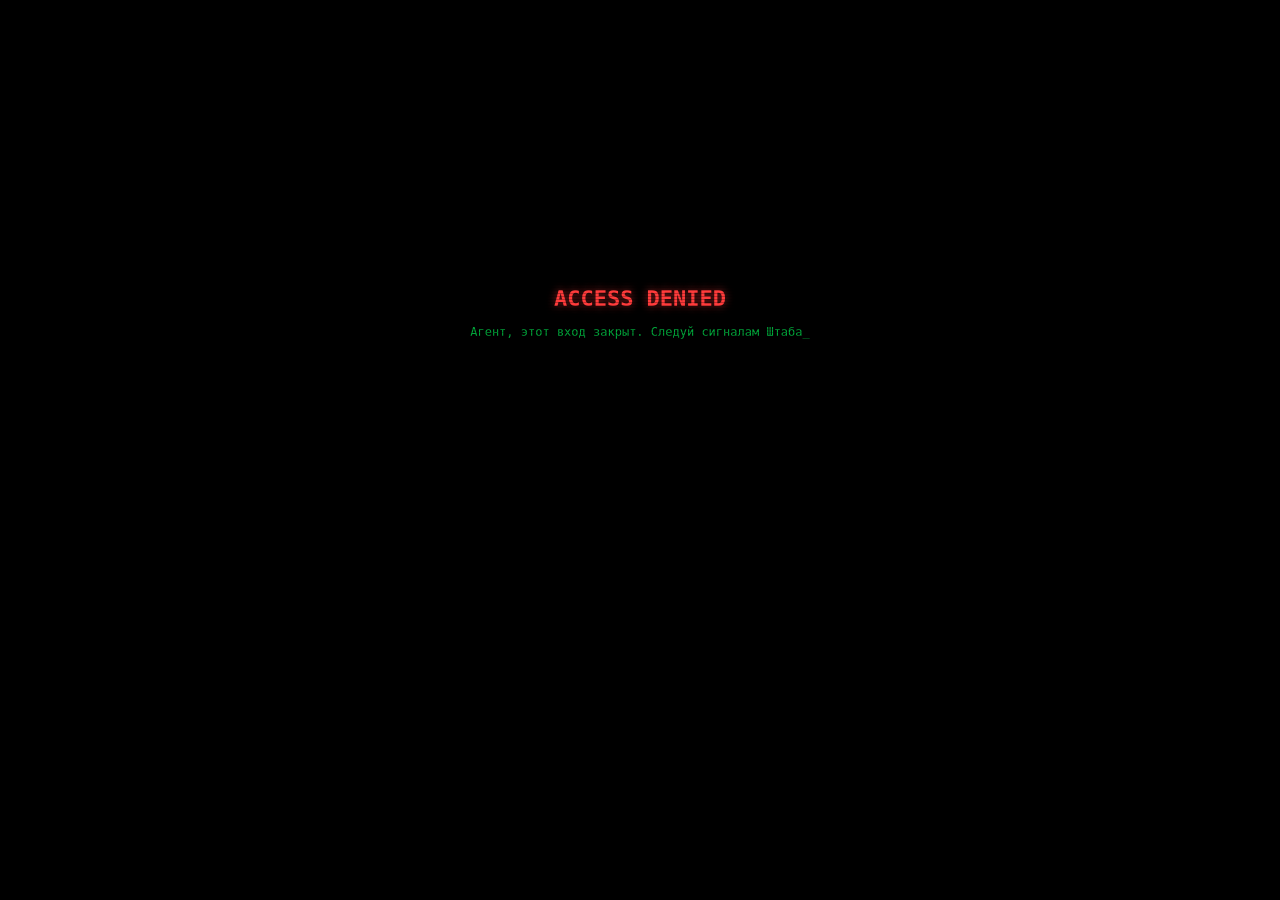
<file: index.html>
<!DOCTYPE html>
<html lang="ru">
<head>
<meta charset="utf-8">
<meta name="viewport" content="width=device-width, initial-scale=1">
<meta name="robots" content="noindex">
<title>ACCESS DENIED</title>
<link rel="stylesheet" href="assets/style.css">
</head>
<body>
<div class="wrap" style="text-align:center;margin-top:30vh">
  <h1 style="color:var(--red);text-shadow:0 0 8px rgba(255,59,59,.6)">ACCESS DENIED</h1>
  <p class="muted blink">Агент, этот вход закрыт. Следуй сигналам Штаба</p>
</div>
</body>
</html>
</file>
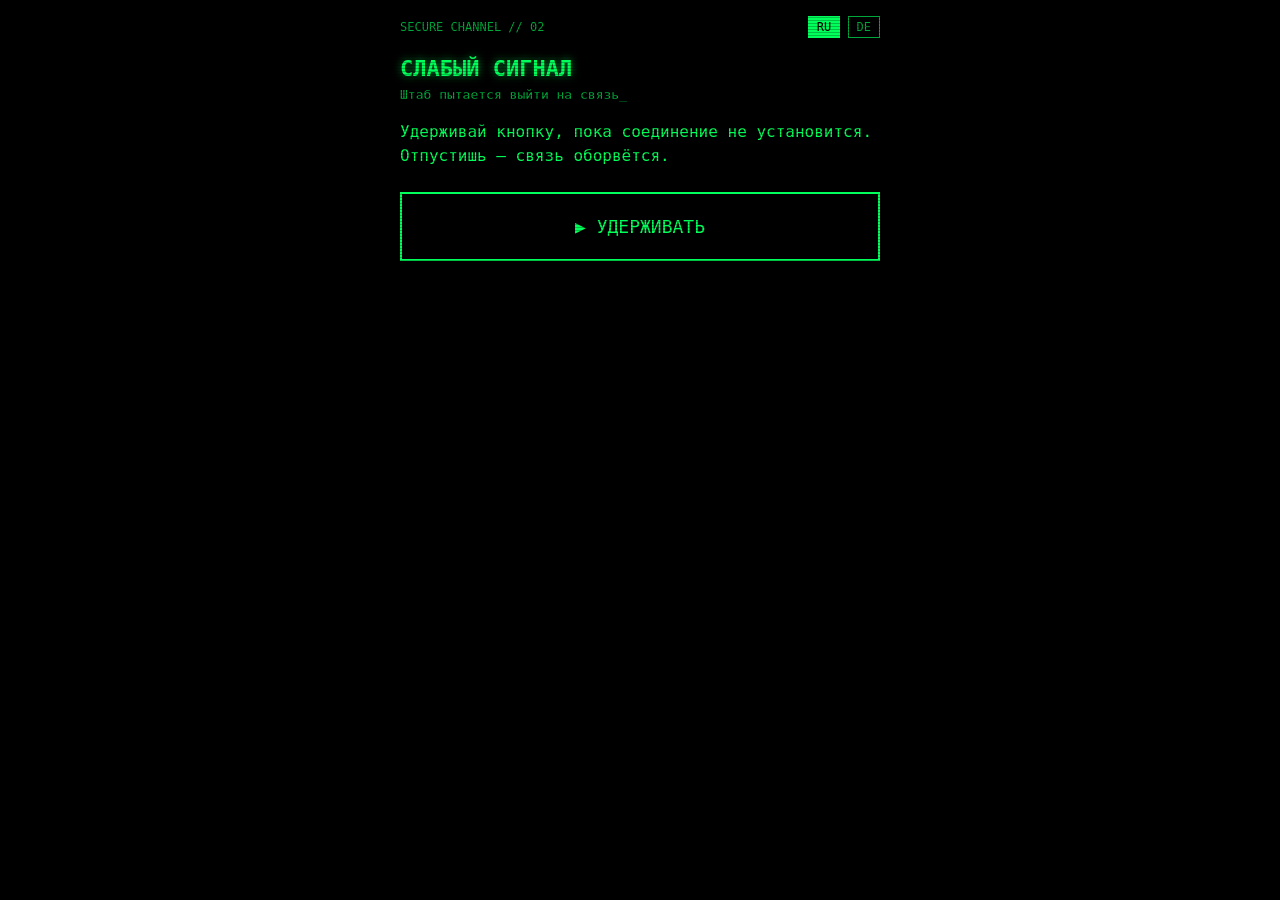
<file: b4n9/index.html>
<!DOCTYPE html>
<html lang="ru">
<head>
<meta charset="utf-8">
<meta name="viewport" content="width=device-width, initial-scale=1, maximum-scale=1, user-scalable=no">
<meta name="robots" content="noindex">
<title>ШТАБ // СВЯЗЬ</title>
<link rel="stylesheet" href="../assets/style.css">
<style>
  .hold { display: block; width: 100%; margin-top: 24px; padding: 22px; font: inherit; font-size: 18px;
          background: none; color: var(--g); border: 2px solid var(--g); position: relative; overflow: hidden;
          user-select: none; -webkit-user-select: none; -webkit-touch-callout: none; touch-action: none; }
  .hold .fill { position: absolute; inset: 0; width: 0; background: rgba(0,255,90,.35); }
  .hold span { position: relative; }
  .sig { font-size: 13px; color: var(--gd); margin-top: 10px; min-height: 1.4em; }
</style>
</head>
<body>
<div class="wrap">
  <div class="top"><span>SECURE CHANNEL // 02</span>
    <span class="lang"><button data-l="ru">RU</button> <button data-l="de">DE</button></span></div>

  <h1 data-ru="СЛАБЫЙ СИГНАЛ" data-de="SCHWACHES SIGNAL">СЛАБЫЙ СИГНАЛ</h1>
  <div class="sub blink" data-ru="Штаб пытается выйти на связь" data-de="Die Zentrale versucht, Kontakt aufzunehmen">Штаб пытается выйти на связь</div>

  <div id="step1">
    <p data-ru="Удерживай кнопку, пока соединение не установится. Отпустишь — связь оборвётся."
       data-de="Halte den Knopf gedrückt, bis die Verbindung steht. Lässt du los, bricht sie ab.">
       Удерживай кнопку, пока соединение не установится. Отпустишь — связь оборвётся.</p>
    <button class="hold" id="hold"><div class="fill" id="fill"></div>
      <span data-ru="▶ УДЕРЖИВАТЬ" data-de="▶ GEDRÜCKT HALTEN">▶ УДЕРЖИВАТЬ</span></button>
    <div class="sig" id="sig"></div>
  </div>

  <div id="msg" class="box hidden">
    <div class="muted" data-ru="ШТАБ → АГЕНТУ Д." data-de="ZENTRALE → AGENT D.">ШТАБ → АГЕНТУ Д.</div>
    <p class="poem" id="poem"></p>
  </div>
</div>
<script src="../assets/common.js"></script>
<script>
// Hold-to-connect: keep the button pressed for HOLD ms to reveal the obfuscated riddle
(() => {
  const P = { ru: "sqC+hPzjscpFv+0Uv7j9zbHNtOBOFL6JDaLTVrTssoG+hf3Psci07LKBZOmTotem3b7Q5N7oo1Kxy7XeQuXv6K+i1KbYvtcOZOmXotmm2L7cGE7pkaPipt6/7uXs6Kmi2abev+7k0uimXkGn477X5NXopqLYVrXSsoy/uc/yx3y1/LKOvoL8/LDxtdZC5NLpmKLcp+pOgLT6Gf3MsPS13LKBv7sNotNWtdWzt7++/cdA", de: "I1lObUwVTVYBD0JHDVFBEwdWDA0KGE5KWRsNGkUbDFBOSlkHDBtJZAtZTn1YHAoTCQBCWQ9VDRsCHkUPDBQKUEhSNhcLClg+KFBBHwRaRSwLWApcX15BEQQAGFFObkgeFRMLToC0/TNeEQkXCRpCWQdaRVIEHwtCQlkHTQ0XCBELCxAUJlhDFkA=" }, K = "b4n9-raven", SAVE = "dday-b4n9", HOLD = 4000;
  const btn = document.getElementById("hold"), fill = document.getElementById("fill"), sig = document.getElementById("sig");
  const poem = document.getElementById("poem");
  let t0 = 0, raf = 0, done = false;

  const txt = {
    ru: ["поиск частоты…", "синхронизация…", "проверка ключа…", "канал открыт"],
    de: ["Frequenz wird gesucht…", "Synchronisierung…", "Schlüssel wird geprüft…", "Kanal offen"],
  };

  function frame(t) {
    const k = Math.min(1, (t - t0) / HOLD);
    fill.style.width = k * 100 + "%";
    sig.textContent = "[" + "▮".repeat(Math.round(k * 20)).padEnd(20, "·") + "] " + txt[D.lang][Math.min(3, Math.floor(k * 4))];
    if (k >= 1) return success();
    raf = requestAnimationFrame(frame);
  }
  function start(e) { e.preventDefault(); if (done) return; t0 = performance.now(); raf = requestAnimationFrame(frame); }
  function stop() {
    if (done || !t0) return;
    cancelAnimationFrame(raf); t0 = 0; fill.style.width = "0";
    sig.textContent = D.lang === "de" ? "✖ Verbindung abgebrochen. Nochmal!" : "✖ Связь оборвалась. Ещё раз!";
  }
  async function success(instant) {
    done = true;
    try { localStorage.setItem(SAVE, "1"); } catch (e) {}
    document.getElementById("step1").classList.add("hidden");
    document.getElementById("msg").classList.remove("hidden");
    D.onLang(() => { poem.textContent = D.decode(P[D.lang], K); });
    const text = D.decode(P[D.lang], K);
    if (instant) poem.textContent = text; else await D.type(poem, text);
  }

  btn.addEventListener("pointerdown", start);
  ["pointerup", "pointerleave", "pointercancel"].forEach(ev => btn.addEventListener(ev, stop));
  btn.addEventListener("contextmenu", e => e.preventDefault());

  let saved = null;
  try { saved = localStorage.getItem(SAVE); } catch (e) {}
  if (saved) success(true);
})();
</script>
</body>
</html>
</file>
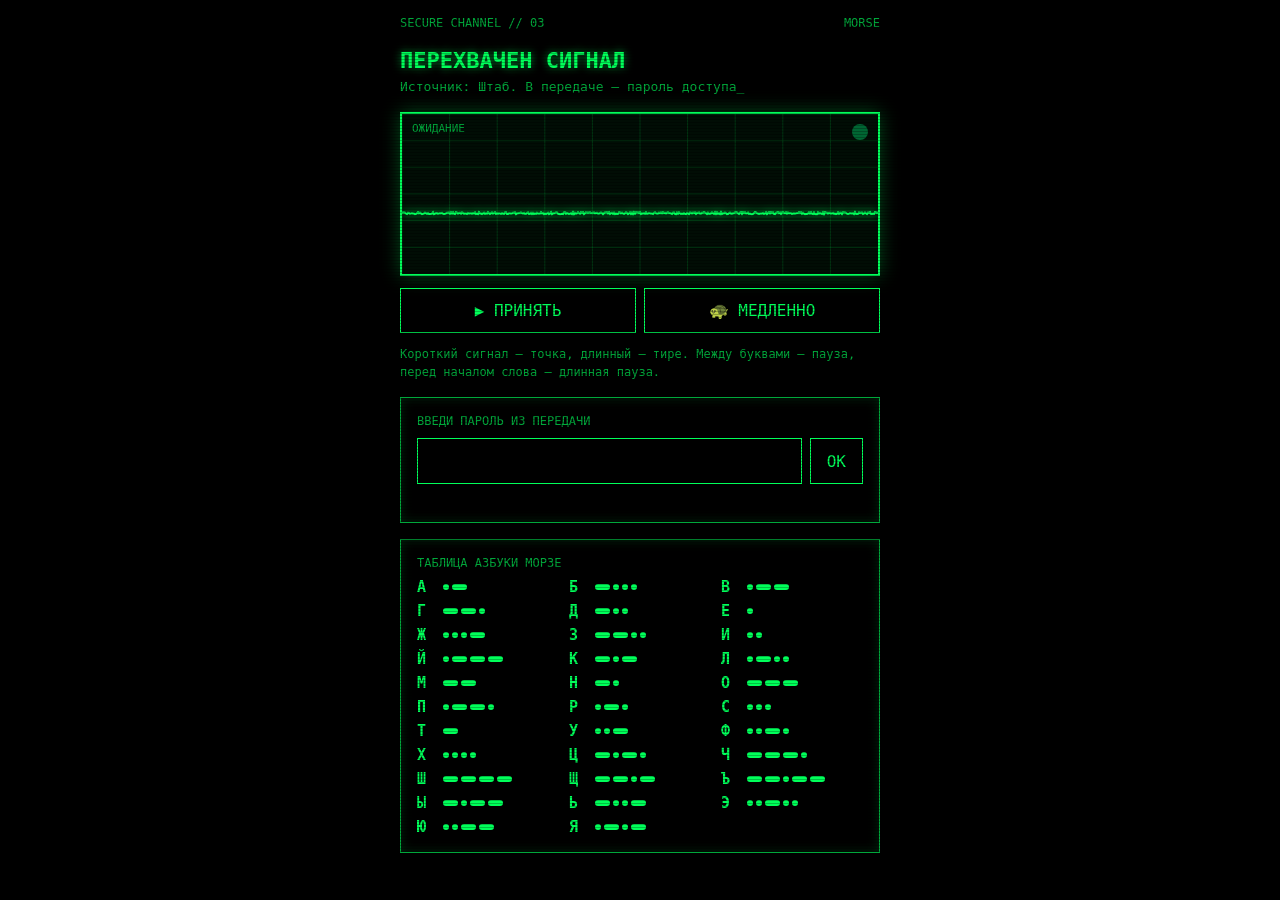
<file: m3r8/index.html>
<!DOCTYPE html>
<html lang="ru">
<head>
<meta charset="utf-8">
<meta name="viewport" content="width=device-width, initial-scale=1, maximum-scale=1, user-scalable=no">
<meta name="robots" content="noindex">
<title>ШТАБ // ПЕРЕХВАТ</title>
<link rel="stylesheet" href="../assets/style.css">
<style>
  .scope { position: relative; border: 2px solid var(--g); background: #010d05; box-shadow: 0 0 18px rgba(0,255,90,.3); }
  canvas { display: block; width: 100%; height: 160px; }
  .lamp { position: absolute; top: 10px; right: 10px; width: 16px; height: 16px; border-radius: 50%;
          background: #063; box-shadow: none; transition: background .03s; }
  .lamp.on { background: var(--g); box-shadow: 0 0 14px 4px var(--g); }
  .status { position: absolute; left: 10px; top: 8px; font-size: 11px; color: var(--gd); }
  .ctrl { display: flex; gap: 8px; margin-top: 12px; flex-wrap: wrap; }
  .ctrl button { flex: 1; background: none; border: 1px solid var(--g); color: var(--g); font: inherit; padding: 12px 6px; cursor: pointer; }
  .ctrl button.on { background: var(--g); color: #000; }
  .tbl { display: grid; grid-template-columns: repeat(3, 1fr); gap: 6px 10px; font-size: 15px; margin-top: 8px; }
  .tbl div { display: flex; gap: 8px; }
  .tbl b { width: 1.2em; }
  .tbl span { display: flex; align-items: center; gap: 3px; }
  .tbl i { display: block; height: 6px; background: var(--g); border-radius: 3px; }
  .tbl i.d { width: 6px; }
  .tbl i.l { width: 15px; }
  .ans { display: flex; gap: 8px; margin-top: 10px; }
  .ans input { flex: 1; min-width: 0; background: #000; border: 1px solid var(--g); color: var(--g); font: inherit;
               font-size: 20px; padding: 10px; text-transform: uppercase; letter-spacing: 3px; }
  .bad { color: var(--red); }
  .big { font-size: 26px; letter-spacing: 4px; text-shadow: 0 0 10px rgba(0,255,90,.7); margin: 8px 0; }
</style>
</head>
<body>
<div class="wrap">
  <div class="top"><span>SECURE CHANNEL // 03</span><span>MORSE</span></div>

  <h1>ПЕРЕХВАЧЕН СИГНАЛ</h1>
  <div class="sub blink">Источник: Штаб. В передаче — пароль доступа</div>

  <div class="scope">
    <canvas id="cv"></canvas>
    <div class="lamp" id="lamp"></div>
    <div class="status" id="st">ОЖИДАНИЕ</div>
  </div>
  <div class="ctrl">
    <button id="play">▶ ПРИНЯТЬ</button>
    <button id="slow">🐢 МЕДЛЕННО</button>
  </div>
  <p class="muted">Короткий сигнал — точка, длинный — тире. Между буквами — пауза, перед началом слова — длинная пауза.</p>

  <div class="box">
    <div class="muted">ВВЕДИ ПАРОЛЬ ИЗ ПЕРЕДАЧИ</div>
    <div class="ans"><input id="in" autocomplete="off" autocapitalize="characters" spellcheck="false"><button class="act" id="chk">OK</button></div>
    <div id="res" class="muted" style="margin-top:8px;min-height:1.2em"></div>
  </div>

  <div id="win" class="box hidden">
    <div class="muted">ШТАБ → АГЕНТУ Д.</div>
    <p>Пароль принят. Открываю донесение…</p>
    <div class="big" id="word"></div>
    <p class="poem" id="after"></p>
  </div>

  <div class="box">
    <div class="muted">ТАБЛИЦА АЗБУКИ МОРЗЕ</div>
    <div class="tbl" id="tbl"></div>
  </div>
</div>
<script src="../assets/common.js"></script>
<script>
// Morse transmitter: WebAudio tone + oscilloscope trace + lamp, looping the hidden word
(() => {
  const MORSE = {"А":".-","Б":"-...","В":".--","Г":"--.","Д":"-..","Е":".","Ж":"...-","З":"--..","И":"..","Й":".---",
    "К":"-.-","Л":".-..","М":"--","Н":"-.","О":"---","П":".--.","Р":".-.","С":"...","Т":"-","У":"..-","Ф":"..-.",
    "Х":"....","Ц":"-.-.","Ч":"---.","Ш":"----","Щ":"--.-","Ъ":"--.--","Ы":"-.--","Ь":"-..-","Э":"..-..","Ю":"..--","Я":".-.-"};
  const K = "m3r8-krabat", W = "vaGipv3Lov+y/A==", AFTER = "vZuijfzqo+Oz7VS8sqO6/Ouj4rLcWE3jwhj92KLfstqk0+Lz6J1Lotyy1KXvH3jokrvMsdixxE3jz+iYS6LTstuk1uL86aq7wrDgQaTfE6O5/d6j47PtWmfj3Rj86qLestql4xOiig269bDzsPS9jqKG/ddSsOWxwby2ooP93lKD4vV+vLOiiPzqo+Cz46TY48HokLvKTUKw87yxoob92lKx3bHKvLKihP3Vo+Oz4aTY4vDpoUo=";
  const word = D.decode(W, K);

  // Build the morse table
  document.getElementById("tbl").innerHTML = Object.entries(MORSE)
    .map(([k, v]) => `<div><b>${k}</b><span>${[...v].map(c => `<i class="${c === "." ? "d" : "l"}"></i>`).join("")}</span></div>`).join("");

  // Timeline of one pass in units: [on, units]
  const seq = [];
  [...word].forEach((ch, li) => {
    [...MORSE[ch]].forEach((s, si) => {
      seq.push([1, s === "." ? 1 : 3]);
      if (si < MORSE[ch].length - 1) seq.push([0, 1]);
    });
    seq.push([0, li < word.length - 1 ? 3 : 14]);
  });
  const passUnits = seq.reduce((a, s) => a + s[1], 0);

  let unit = 0.11, playing = false, ctx = null, gain = null, osc = null, t0 = 0, scheduledUntil = 0, timer = 0;
  const now = () => ctx ? ctx.currentTime : performance.now() / 1000;

  // Is the tone on at absolute time t?
  function stateAt(t) {
    if (!playing || t < t0) return { on: false };
    let u = ((t - t0) / unit) % passUnits, acc = 0, letter = 0;
    for (const [on, d] of seq) { if (u < acc + d) return { on: !!on }; acc += d; }
    return { on: false };
  }

  function schedule() {
    while (scheduledUntil < now() + 1.5) {
      let t = scheduledUntil;
      for (const [on, d] of seq) {
        const dur = d * unit;
        if (on) {
          gain.gain.setValueAtTime(0, t);
          gain.gain.linearRampToValueAtTime(0.35, t + 0.005);
          gain.gain.setValueAtTime(0.35, t + dur - 0.005);
          gain.gain.linearRampToValueAtTime(0, t + dur);
        }
        t += dur;
      }
      scheduledUntil = t;
    }
  }

  function start() {
    if (!ctx) {
      ctx = new (window.AudioContext || window.webkitAudioContext)();
      osc = ctx.createOscillator(); gain = ctx.createGain();
      osc.frequency.value = 650; gain.gain.value = 0;
      osc.connect(gain).connect(ctx.destination); osc.start();
    }
    ctx.resume();
    gain.gain.cancelScheduledValues(0); gain.gain.setValueAtTime(0, now());
    t0 = now() + 0.6; scheduledUntil = t0; playing = true;
    schedule(); clearInterval(timer); timer = setInterval(schedule, 400);
    document.getElementById("play").textContent = "■ СТОП";
  }
  function stop() {
    playing = false; clearInterval(timer);
    if (gain) { gain.gain.cancelScheduledValues(0); gain.gain.setValueAtTime(0, now()); }
    document.getElementById("play").textContent = "▶ ПРИНЯТЬ";
  }
  document.getElementById("play").onclick = () => playing ? stop() : start();
  document.getElementById("slow").onclick = (e) => {
    unit = unit === 0.11 ? 0.22 : 0.11;
    e.target.classList.toggle("on", unit === 0.22);
    if (playing) { stop(); start(); }
  };

  // Oscilloscope rendering
  const cv = document.getElementById("cv"), g = cv.getContext("2d"), lamp = document.getElementById("lamp"), st = document.getElementById("st");
  function draw() {
    const dpr = window.devicePixelRatio || 1, w = cv.clientWidth, h = cv.clientHeight;
    if (cv.width !== w * dpr) { cv.width = w * dpr; cv.height = h * dpr; }
    g.setTransform(dpr, 0, 0, dpr, 0, 0);
    g.clearRect(0, 0, w, h);
    g.strokeStyle = "rgba(0,168,59,.25)"; g.lineWidth = 1;
    for (let x = 0; x < w; x += w / 10) { g.beginPath(); g.moveTo(x, 0); g.lineTo(x, h); g.stroke(); }
    for (let y = 0; y < h; y += h / 6) { g.beginPath(); g.moveTo(0, y); g.lineTo(w, y); g.stroke(); }
    const tn = now(), span = 26 * unit, mid = h / 2;
    g.strokeStyle = "#00ff5a"; g.lineWidth = 2; g.shadowColor = "#00ff5a"; g.shadowBlur = 8;
    g.beginPath();
    for (let x = 0; x <= w; x++) {
      const t = tn - span * (1 - x / w);
      const on = stateAt(t).on;
      const y = (on ? mid - h * 0.32 : mid + h * 0.12) + (Math.random() - 0.5) * 2;
      x ? g.lineTo(x, y) : g.moveTo(x, y);
    }
    g.stroke(); g.shadowBlur = 0;
    const on = stateAt(tn).on;
    lamp.classList.toggle("on", on);
    st.textContent = !playing ? "ОЖИДАНИЕ" : (tn < t0 ? "СИНХРОНИЗАЦИЯ…" : "ПРИЁМ " + (unit > 0.15 ? "×0.5" : "×1"));
    requestAnimationFrame(draw);
  }
  requestAnimationFrame(draw);

  // Answer check
  const norm = s => s.toUpperCase().replace(/Ё/g, "Е").replace(/[^А-Я]/g, "");
  function win(instant) {
    document.getElementById("win").classList.remove("hidden");
    document.getElementById("word").textContent = word;
    const a = document.getElementById("after"), txt = D.decode(AFTER, K);
    instant ? (a.textContent = txt) : D.type(a, txt);
    try { localStorage.setItem("dday-m3r8", "1"); } catch (e) {}
  }
  function check() {
    const res = document.getElementById("res");
    if (norm(document.getElementById("in").value) === norm(word)) {
      res.className = "muted"; res.textContent = "✔ ДОСТУП РАЗРЕШЁН"; stop(); win(false);
    } else {
      res.className = "bad"; res.textContent = "✖ ПАРОЛЬ НЕВЕРНЫЙ. Слушай ещё раз.";
    }
  }
  document.getElementById("chk").onclick = check;
  document.getElementById("in").addEventListener("keydown", e => { if (e.key === "Enter") check(); });
  let saved = null; try { saved = localStorage.getItem("dday-m3r8"); } catch (e) {}
  if (saved) win(true);
})();
</script>
</body>
</html>
</file>
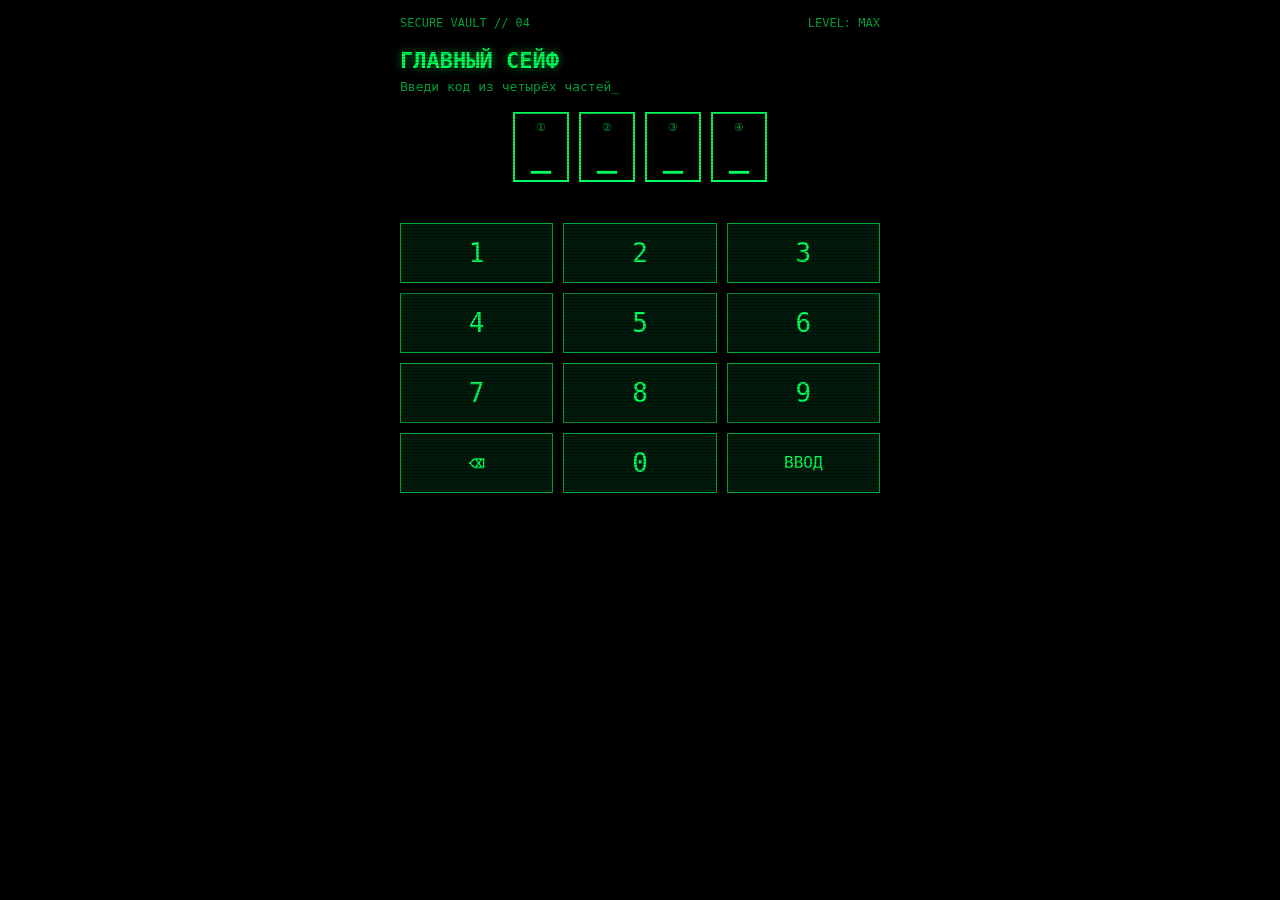
<file: s9v1/index.html>
<!DOCTYPE html>
<html lang="ru">
<head>
<meta charset="utf-8">
<meta name="viewport" content="width=device-width, initial-scale=1, maximum-scale=1, user-scalable=no">
<meta name="robots" content="noindex">
<title>ШТАБ // СЕЙФ</title>
<link rel="stylesheet" href="../assets/style.css">
<style>
  .slots { display: flex; gap: 10px; justify-content: center; margin: 18px 0 6px; }
  .slot { width: 56px; height: 70px; border: 2px solid var(--g); display: flex; flex-direction: column;
          align-items: center; justify-content: center; font-size: 34px; font-weight: bold; }
  .slot small { font-size: 11px; color: var(--gd); font-weight: normal; }
  .shake { animation: shake .4s; }
  @keyframes shake { 20%,60% { transform: translateX(-8px); } 40%,80% { transform: translateX(8px); } }
  .pad { display: grid; grid-template-columns: repeat(3, 1fr); gap: 10px; margin-top: 14px; }
  .pad button { font: inherit; font-size: 26px; padding: 14px 0; background: #021a0b; color: var(--g);
                border: 1px solid var(--gd); cursor: pointer; touch-action: manipulation; }
  .pad button:active { background: var(--g); color: #000; }
  .pad .go { font-size: 16px; }
  #st { text-align: center; min-height: 1.4em; margin-top: 10px; }
  .bad { color: var(--red); }
  #log { white-space: pre-line; font-size: 13px; line-height: 1.6; }
  canvas { width: 100%; display: block; border: 2px solid var(--g); box-shadow: 0 0 18px rgba(0,255,90,.35); }
  .final { font-size: 20px; text-align: center; margin-top: 14px; text-shadow: 0 0 10px rgba(0,255,90,.7); }
</style>
</head>
<body>
<div class="wrap">
  <div class="top"><span>SECURE VAULT // 04</span><span>LEVEL: MAX</span></div>

  <div id="lockUI">
    <h1>ГЛАВНЫЙ СЕЙФ</h1>
    <div class="sub blink">Введи код из четырёх частей</div>
    <div class="slots" id="slots"></div>
    <div id="st" class="muted"></div>
    <div class="pad" id="pad"></div>
  </div>

  <div id="hack" class="box hidden">
    <div id="log"></div>
    <div class="bar"><div id="bar"></div></div>
  </div>

  <div id="out" class="hidden">
    <h1>ЦЕЛЬ ОБНАРУЖЕНА</h1>
    <div class="sub">Последний груз находится здесь</div>
    <canvas id="cv"></canvas>
    <div class="final" id="final"></div>
  </div>
</div>
<script src="vault.js"></script>
<script src="../assets/common.js"></script>
<script>
// Vault: the photo is encrypted with a keystream derived from the code; only the right code decrypts it
(() => {
  const SALT = "d-day-vault", SAVE = "dday-s9v1";
  let code = "", busy = false, tries = 0;

  const slots = document.getElementById("slots"), st = document.getElementById("st");
  const marks = ["①", "②", "③", "④"];
  function renderSlots() {
    slots.innerHTML = marks.map((m, i) => `<div class="slot"><small>${m}</small>${code[i] || "_"}</div>`).join("");
  }
  const pad = document.getElementById("pad");
  ["1","2","3","4","5","6","7","8","9","⌫","0","ВВОД"].forEach(k => {
    const b = document.createElement("button"); b.textContent = k; if (k === "ВВОД") b.className = "go";
    b.onclick = () => press(k); pad.appendChild(b);
  });
  function press(k) {
    if (busy) return;
    if (k === "⌫") code = code.slice(0, -1);
    else if (k === "ВВОД") return submit();
    else if (code.length < 4) code += k;
    st.textContent = ""; renderSlots();
  }

  async function keystream(c, n) {
    const out = new Uint8Array(n), enc = new TextEncoder();
    for (let i = 0, off = 0; off < n; i++, off += 32) {
      const h = new Uint8Array(await crypto.subtle.digest("SHA-256", enc.encode(`${SALT}|${c}|${i}`)));
      out.set(h.subarray(0, Math.min(32, n - off)), off);
    }
    return out;
  }
  async function decrypt(c) {
    const data = Uint8Array.from(atob(window.VAULT), ch => ch.charCodeAt(0));
    // Quick check on the first block before decrypting the whole file
    const head = await keystream(c, 4);
    if ((data[0] ^ head[0]) !== 0xFF || (data[1] ^ head[1]) !== 0xD8 || (data[2] ^ head[2]) !== 0xFF) return null;
    const ks = await keystream(c, data.length);
    for (let i = 0; i < data.length; i++) data[i] ^= ks[i];
    return new Blob([data], { type: "image/jpeg" });
  }

  async function submit() {
    if (code.length < 4) { st.className = "muted"; st.textContent = "Нужно 4 цифры"; return; }
    busy = true; st.className = "muted"; st.textContent = "проверка…";
    const blob = await decrypt(code);
    if (!blob) {
      tries++;
      st.className = "bad"; st.textContent = `✖ ДОСТУП ЗАПРЕЩЁН (попытка ${tries})`;
      slots.classList.remove("shake"); void slots.offsetWidth; slots.classList.add("shake");
      code = ""; renderSlots(); busy = false; return;
    }
    try { localStorage.setItem(SAVE, code); } catch (e) {}
    await hack(); reveal(blob, true);
  }

  async function hack() {
    document.getElementById("lockUI").classList.add("hidden");
    document.getElementById("hack").classList.remove("hidden");
    const log = document.getElementById("log"), bar = document.getElementById("bar");
    const lines = ["> код принят", "> отключение сигнализации… OK", "> обход лазерной защиты… OK",
                   "> расшифровка координат… OK", "> загрузка изображения цели…"];
    for (let i = 0; i < lines.length; i++) {
      log.textContent += (i ? "\n" : "") + lines[i];
      bar.style.width = ((i + 1) / lines.length * 100) + "%";
      await new Promise(r => setTimeout(r, 700));
    }
    await new Promise(r => setTimeout(r, 500));
    document.getElementById("hack").classList.add("hidden");
  }

  // Reveal the photo from coarse pixels to full resolution
  function reveal(blob, animate) {
    document.getElementById("lockUI").classList.add("hidden");
    document.getElementById("out").classList.remove("hidden");
    const img = new Image();
    img.onload = async () => {
      const cv = document.getElementById("cv"), g = cv.getContext("2d");
      cv.width = img.width; cv.height = img.height;
      const tmp = document.createElement("canvas"), tg = tmp.getContext("2d");
      const steps = animate ? [6, 10, 16, 26, 40, 64, 100, 160, 260, 0] : [0];
      for (const s of steps) {
        if (s) {
          tmp.width = s; tmp.height = Math.round(s * img.height / img.width);
          tg.drawImage(img, 0, 0, tmp.width, tmp.height);
          g.imageSmoothingEnabled = false; g.drawImage(tmp, 0, 0, cv.width, cv.height);
          await new Promise(r => setTimeout(r, 380));
        } else { g.imageSmoothingEnabled = true; g.drawImage(img, 0, 0); }
      }
      const f = document.getElementById("final"), msg = "Миссия выполнена.\nС днём рождения, агент Д.!";
      f.style.whiteSpace = "pre-line";
      animate ? D.type(f, msg, 60) : (f.textContent = msg);
    };
    img.src = URL.createObjectURL(blob);
  }

  renderSlots();
  let saved = null; try { saved = localStorage.getItem(SAVE); } catch (e) {}
  if (saved) decrypt(saved).then(b => b && reveal(b, false));
})();
</script>
</body>
</html>
</file>
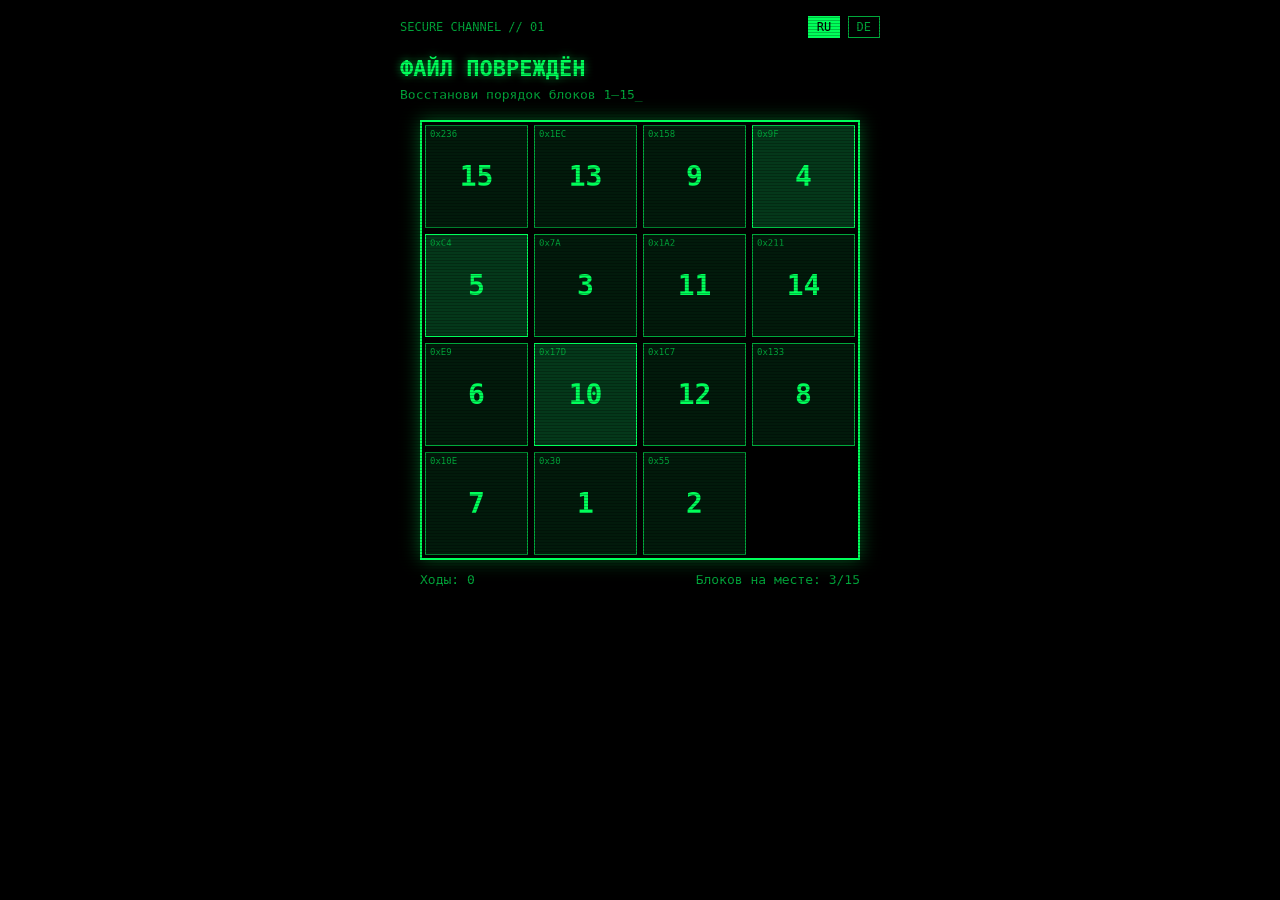
<file: x7k2/index.html>
<!DOCTYPE html>
<html lang="ru">
<head>
<meta charset="utf-8">
<meta name="viewport" content="width=device-width, initial-scale=1, maximum-scale=1, user-scalable=no">
<meta name="robots" content="noindex">
<title>ШТАБ // ФАЙЛ 01</title>
<link rel="stylesheet" href="../assets/style.css">
<style>
  .board { position: relative; width: min(92vw, 440px); aspect-ratio: 1; margin: 0 auto;
           border: 2px solid var(--g); box-shadow: 0 0 18px rgba(0,255,90,.35); touch-action: manipulation; }
  .tile { position: absolute; width: 25%; height: 25%; padding: 3px; transition: left .12s, top .12s; cursor: pointer; }
  .tile > div { width: 100%; height: 100%; border: 1px solid var(--gd); background: #021a0b;
                display: flex; align-items: center; justify-content: center; font-size: 28px; font-weight: bold;
                position: relative; overflow: hidden; }
  .tile.ok > div { background: #04381a; border-color: var(--g); }
  .tile > div span.hex { position: absolute; top: 3px; left: 4px; font-size: 9px; color: var(--gd); font-weight: normal; }
  .stats { display: flex; justify-content: space-between; margin: 12px auto 0; width: min(92vw, 440px); font-size: 13px; color: var(--gd); }
  .board.done .tile > div { background: var(--g); color: #000; transition: background .4s; }
</style>
</head>
<body>
<div class="wrap">
  <div class="top"><span>SECURE CHANNEL // 01</span>
    <span class="lang"><button data-l="ru">RU</button> <button data-l="de">DE</button></span></div>

  <h1 data-ru="ФАЙЛ ПОВРЕЖДЁН" data-de="DATEI BESCHÄDIGT">ФАЙЛ ПОВРЕЖДЁН</h1>
  <div class="sub blink" data-ru="Восстанови порядок блоков 1–15" data-de="Stelle die Reihenfolge der Blöcke 1–15 wieder her">Восстанови порядок блоков 1–15</div>

  <div class="board" id="board"></div>
  <div class="stats"><span id="moves"></span><span id="okc"></span></div>

  <div id="dec" class="box hidden">
    <div data-ru="ДЕШИФРОВКА..." data-de="ENTSCHLÜSSELUNG...">ДЕШИФРОВКА...</div>
    <div class="bar"><div id="bar"></div></div>
  </div>
  <div id="msg" class="box hidden">
    <div class="muted" data-ru="ШТАБ → АГЕНТУ Д." data-de="ZENTRALE → AGENT D.">ШТАБ → АГЕНТУ Д.</div>
    <p class="poem" id="poem"></p>
  </div>
</div>
<script src="../assets/common.js"></script>
<script>
// 15-puzzle: shuffled by random legal moves (always solvable); reveals obfuscated riddle when solved
(() => {
  const N = 4, SAVE = "dday-x7k2";
  const P = { ru: "qKy7h/[base64]", de: "MVpLYUIABAkeWE0CQU4FHUwJChtLQEwYCgQYWEIFVg0PG6/IDBthVkQISTuvxEUYRk4FDAJMD1IZVkgDSQ4eGUIFHCckBEw7EVkfV19NGg8EFPTPVFlNDB5MC0MCXkFNAAFMMFgNEs/t+mYHF1oGHg0FDA5MHFIFEmkICgcJFBcKXA0YBwhMC1QDU1hM" }, K = "x7k2-mill";
  const board = document.getElementById("board");
  let state, moves = 0, solved = false;

  const solvedArr = () => [...Array(N * N - 1).keys()].map(i => i + 1).concat(0);
  const isSolved = s => s.every((v, i) => v === solvedArr()[i]);

  function shuffle() {
    const s = solvedArr();
    let e = s.indexOf(0), prev = -1;
    for (let n = 0; n < 400; n++) {
      const r = Math.floor(e / N), c = e % N, opts = [];
      if (r > 0) opts.push(e - N); if (r < N - 1) opts.push(e + N);
      if (c > 0) opts.push(e - 1); if (c < N - 1) opts.push(e + 1);
      const cand = opts.filter(o => o !== prev);
      const t = cand[Math.floor(Math.random() * cand.length)];
      [s[e], s[t]] = [s[t], s[e]]; prev = e; e = t;
    }
    return isSolved(s) ? shuffle() : s;
  }

  // Tiles are created once; only their positions change
  const tiles = {};
  for (let v = 1; v < N * N; v++) {
    const t = document.createElement("div");
    t.className = "tile";
    t.innerHTML = `<div><span class="hex">0x${(v * 37 + 11).toString(16).toUpperCase()}</span>${v}</div>`;
    t.addEventListener("click", () => tap(v));
    board.appendChild(t); tiles[v] = t;
  }

  function render() {
    let ok = 0;
    state.forEach((v, i) => {
      if (!v) return;
      const t = tiles[v];
      t.style.left = (i % N) * 25 + "%"; t.style.top = Math.floor(i / N) * 25 + "%";
      const good = v === i + 1; t.classList.toggle("ok", good); ok += good;
    });
    const L = D.lang === "de";
    document.getElementById("moves").textContent = (L ? "Züge: " : "Ходы: ") + moves;
    document.getElementById("okc").textContent = (L ? "Blöcke ok: " : "Блоков на месте: ") + ok + "/15";
  }

  // Tapping any tile in the empty cell's row/column slides the whole run toward the gap
  function tap(v) {
    if (solved) return;
    const i = state.indexOf(v), e = state.indexOf(0);
    const ri = Math.floor(i / N), ci = i % N, re = Math.floor(e / N), ce = e % N;
    let step;
    if (ri === re) step = ci < ce ? -1 : 1; else if (ci === ce) step = ci === ce && ri < re ? -N : N; else return;
    for (let p = e; p !== i; p += step) { state[p] = state[p + step]; }
    state[i] = 0; moves++;
    save(); render();
    if (isSolved(state)) win(true);
  }

  function save() { try { localStorage.setItem(SAVE, JSON.stringify({ state, moves })); } catch (e) {} }

  async function win(animate) {
    solved = true;
    board.classList.add("done");
    const poem = document.getElementById("poem");
    const show = () => { poem.textContent = D.decode(P[D.lang], K); };
    D.onLang(show);
    if (animate) {
      document.getElementById("dec").classList.remove("hidden");
      await D.progress(document.getElementById("bar"), 2500);
      document.getElementById("msg").classList.remove("hidden");
      await D.type(poem, D.decode(P[D.lang], K));
    } else {
      document.getElementById("msg").classList.remove("hidden"); show();
    }
  }

  let saved = null;
  try { saved = JSON.parse(localStorage.getItem(SAVE)); } catch (e) {}
  if (saved && Array.isArray(saved.state)) { state = saved.state; moves = saved.moves || 0; } else { state = shuffle(); save(); }
  D.onLang(render);
  render();
  if (isSolved(state)) win(false);
})();
</script>
</body>
</html>
</file>
<file: assets/style.css>
/* Shared terminal-style theme for all D-Day pages */
:root { --g: #00ff5a; --gd: #00a83b; --bg: #000; --red: #ff3b3b; }
* { box-sizing: border-box; -webkit-tap-highlight-color: transparent; }
html, body { margin: 0; background: var(--bg); color: var(--g); }
body {
  font-family: "SF Mono", Menlo, Consolas, "DejaVu Sans Mono", monospace;
  min-height: 100vh; padding: 16px; display: flex; justify-content: center;
}
body::after { /* scanlines */
  content: ""; position: fixed; inset: 0; pointer-events: none;
  background: repeating-linear-gradient(0deg, rgba(0,0,0,.25) 0 1px, transparent 1px 3px);
}
.wrap { width: 100%; max-width: 480px; }
.top { display: flex; justify-content: space-between; align-items: center; font-size: 12px; color: var(--gd); margin-bottom: 18px; }
.lang button { background: none; border: 1px solid var(--gd); color: var(--gd); font: inherit; padding: 3px 8px; cursor: pointer; }
.lang button.on { background: var(--g); color: #000; border-color: var(--g); }
h1 { font-size: 22px; margin: 0 0 6px; text-shadow: 0 0 8px rgba(0,255,90,.6); }
.sub { color: var(--gd); font-size: 13px; margin-bottom: 18px; }
p { line-height: 1.5; }
.blink::after { content: "_"; animation: blink 1s steps(1) infinite; }
@keyframes blink { 50% { opacity: 0; } }
.box { border: 1px solid var(--gd); padding: 16px; margin-top: 16px; box-shadow: 0 0 12px rgba(0,255,90,.15) inset; }
.poem { white-space: pre-line; font-style: italic; font-size: 15px; line-height: 1.6; }
.bar { height: 10px; border: 1px solid var(--g); margin: 10px 0; }
.bar > div { height: 100%; width: 0; background: var(--g); transition: width .1s linear; }
.hidden { display: none !important; }
.muted { color: var(--gd); font-size: 12px; }
button.act { background: none; border: 1px solid var(--g); color: var(--g); font: inherit; padding: 10px 16px; cursor: pointer; }
</file>
